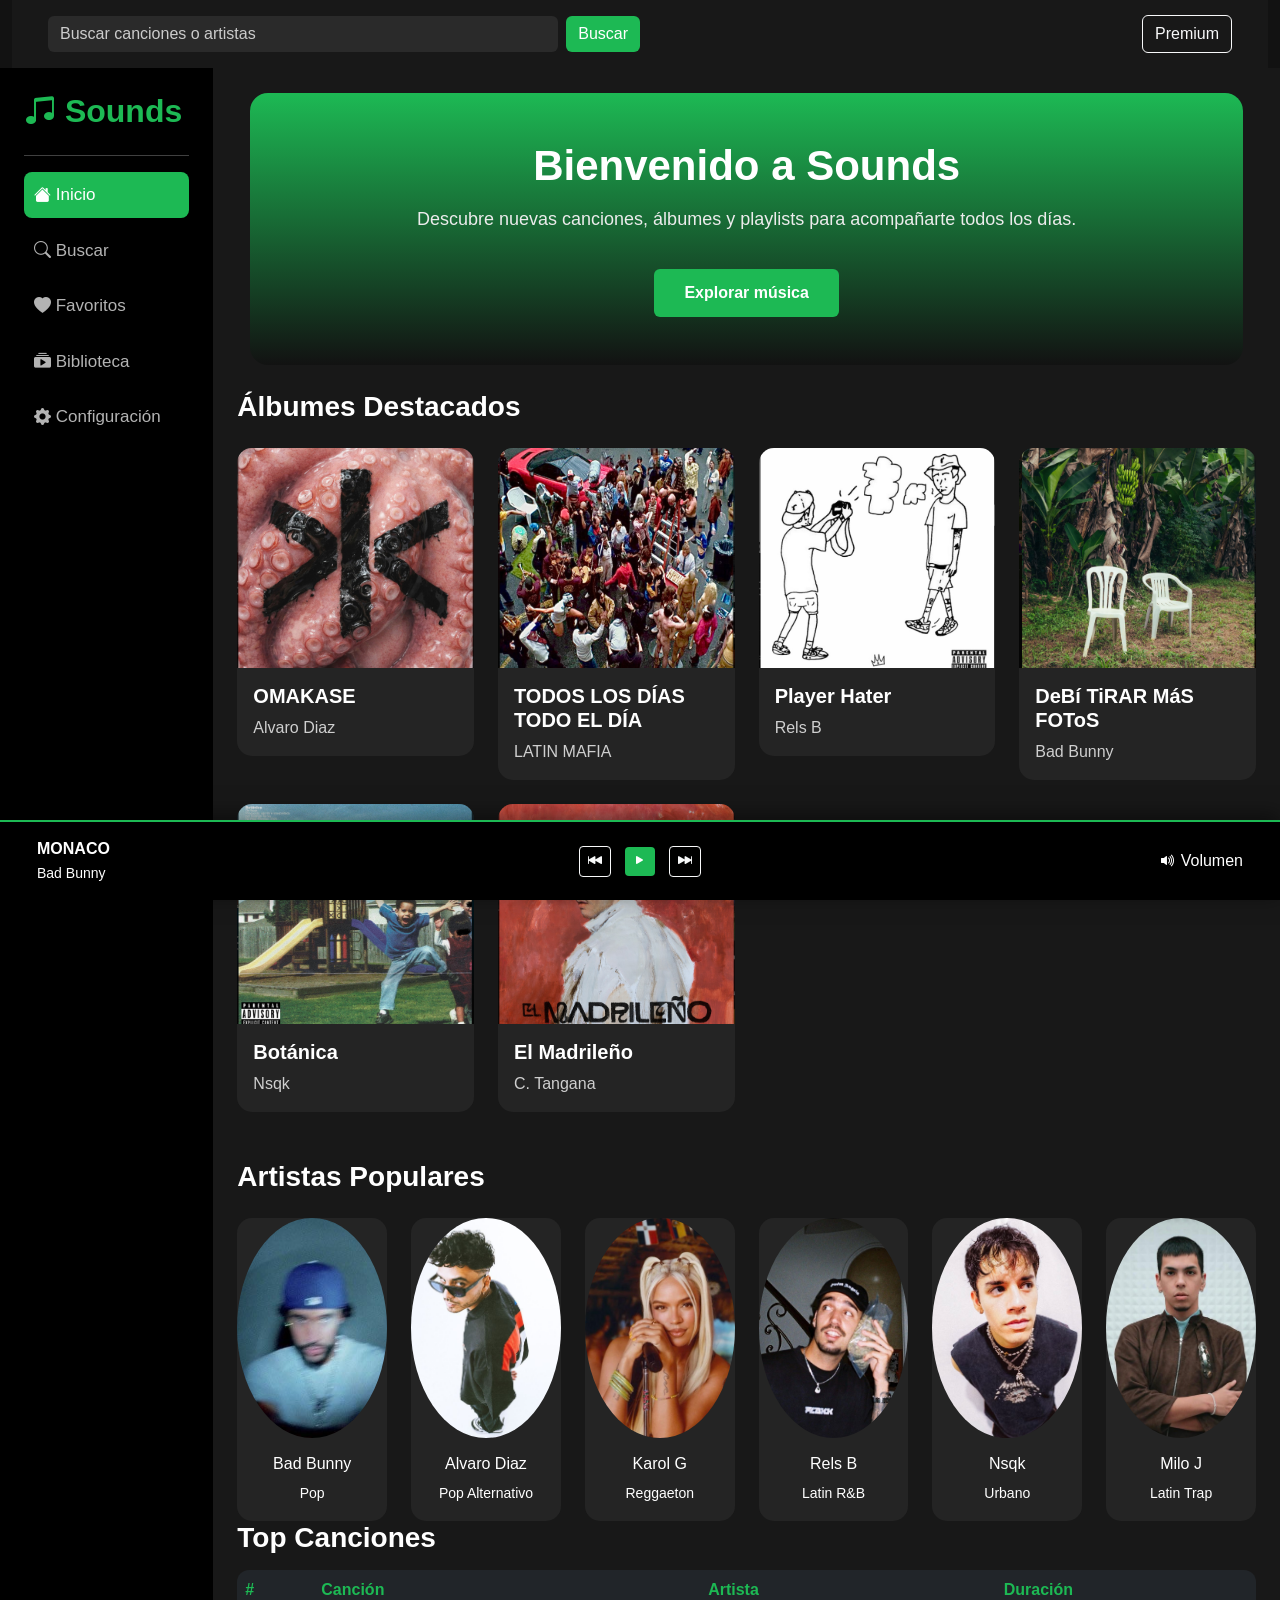
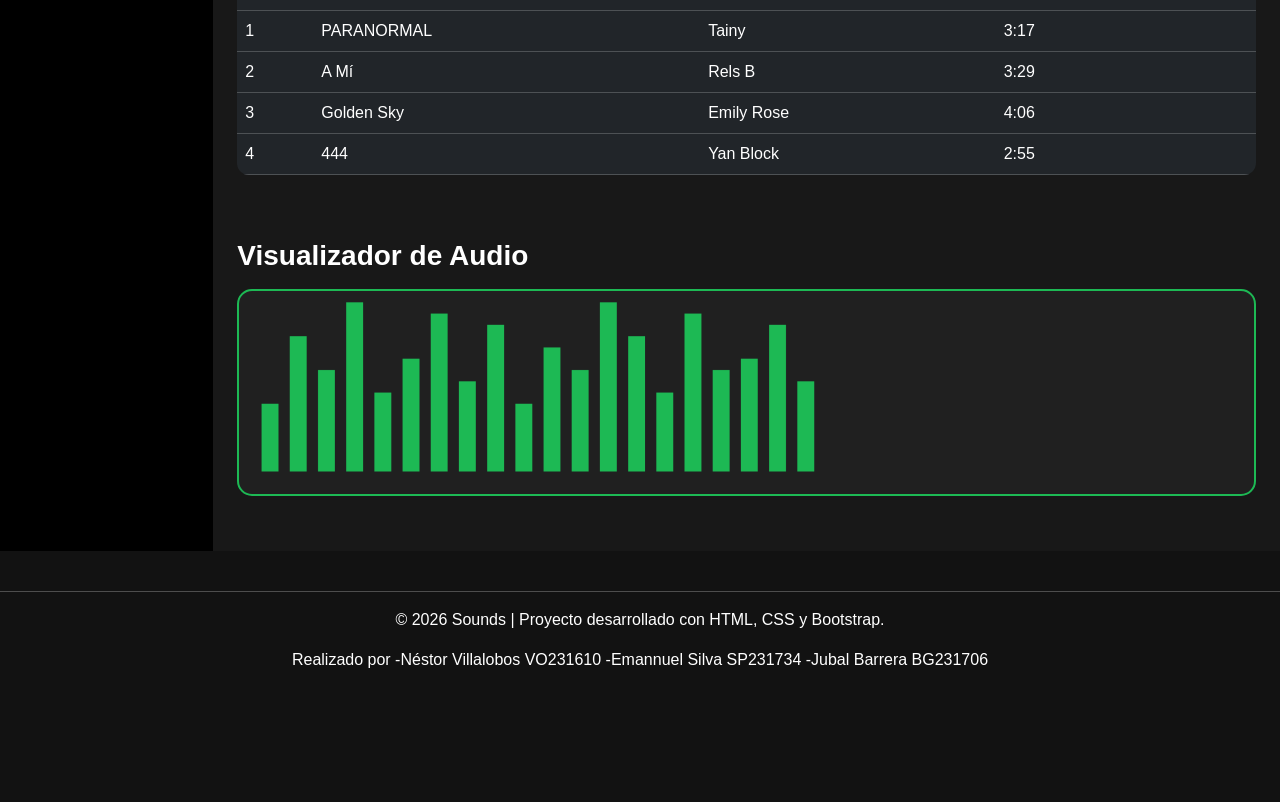
<file: index.html>
<!DOCTYPE html>
<html lang="es">

<head>
    <meta charset="UTF-8">
    <meta name="viewport" content="width=device-width, initial-scale=1.0">

    <title>SoundWave | Tu música favorita</title>

    <!-- bootstrap CSS -->
    <link href="https://cdn.jsdelivr.net/npm/bootstrap@5.3.7/dist/css/bootstrap.min.css" rel="stylesheet">

    <!-- bootstrap Icons -->
    <link rel="stylesheet"
        href="https://cdn.jsdelivr.net/npm/bootstrap-icons@1.13.1/font/bootstrap-icons.min.css">

    <!-- CSS personalizado -->
    <link rel="stylesheet" href="proyecto/css/estilos.css">
</head>

<body>

    <div class="container-fluid">
 <!-- barra Superior -->

<nav class="navbar navbar-expand-lg barra-superior px-4">

    <div class="container-fluid">

        <form class="d-flex w-50">

            <input class="form-control me-2"
                type="search"
                placeholder="Buscar canciones o artistas">

            <button class="btn btn-success">
                Buscar
            </button>

        </form>

        <div>

            <button class="btn btn-outline-light">
                Premium
            </button>

        </div>

    </div>

</nav>
        <div class="row">

            <!-- sidebar-->

            <aside class="col-lg-2 col-md-3 sidebar p-4">

                <h2 class="logo">
                    <i class="bi bi-music-note-beamed"></i>
                    Sounds
                </h2>

                <hr>

                <nav class="nav flex-column">

                    <a href="#" class="nav-link active">
                        <i class="bi bi-house-fill"></i>
                        Inicio
                    </a>

                    <a href="#" class="nav-link">
                        <i class="bi bi-search"></i>
                        Buscar
                    </a>

                    <a href="#" class="nav-link">
                        <i class="bi bi-heart-fill"></i>
                        Favoritos
                    </a>

                    <a href="#" class="nav-link">
                        <i class="bi bi-collection-play-fill"></i>
                        Biblioteca
                    </a>

                    <a href="#" class="nav-link">
                        <i class="bi bi-gear-fill"></i>
                        Configuración
                    </a>

                </nav>

            </aside>

            <!-- contenido -->

            <main class="col-lg-10 col-md-9 contenido">

                <!-- hero -->

                <section class="hero text-center py-5">

                    <h1>Bienvenido a Sounds</h1>

                    <p>
                        Descubre nuevas canciones, álbumes y playlists para
                        acompañarte todos los días.
                    </p>

                    <button class="btn btn-success">
                        Explorar música
                    </button>

                </section>

                <!-- albumnes -->

                <section class="container mb-5">

                    <h3 class="mb-4">
                        Álbumes Destacados
                    </h3>

                    <div class="row g-4">

                        <div class="col-lg-3 col-md-6 col-12">
                            <div class="card playlist-card">
                                <div class="play">

                                <button class="btn btn-success">

                                 <i class="bi bi-play-fill"></i>

                                 </button>

                                </div>
                                <img src="proyecto/img/playlis1.png" class="card-img-top" alt="Rock">
                                <div class="card-body">
                                    <h5 class="card-title">OMAKASE</h5>
                                    <p class="card-text">
                                        Alvaro Diaz
                                    </p>
                                </div>
                            </div>
                        </div>

                        <div class="col-lg-3 col-md-6 col-12">
                            <div class="card playlist-card">
                                <div class="play">

        <button class="btn btn-success">

            <i class="bi bi-play-fill"></i>

        </button>

    </div>
                                <img src="proyecto/img/playlis2.png" class="card-img-top" alt="Pop">
                                <div class="card-body">
                                    <h5 class="card-title">TODOS LOS DÍAS TODO EL DÍA</h5>
                                    <p class="card-text">
                                        LATIN MAFIA
                                    </p>
                                </div>
                            </div>
                        </div>

                        <div class="col-lg-3 col-md-6 col-12">
                            <div class="card playlist-card">
                                <div class="play">

        <button class="btn btn-success">

            <i class="bi bi-play-fill"></i>

        </button>

    </div>
                                <img src="proyecto/img/playlis3.png" class="card-img-top" alt="LoFi">
                                <div class="card-body">
                                    <h5 class="card-title">Player Hater</h5>
                                    <p class="card-text">
                                        Rels B
                                    </p>
                                </div>
                            </div>
                        </div>

                        <div class="col-lg-3 col-md-6 col-12">
                            <div class="card playlist-card">
                                <div class="play">

        <button class="btn btn-success">

            <i class="bi bi-play-fill"></i>

        </button>

    </div>
                                <img src="proyecto/img/playlis4.png" class="card-img-top" alt="Jazz">
                                <div class="card-body">
                                    <h5 class="card-title">DeBí TiRAR MáS FOToS</h5>
                                    <p class="card-text">
                                        Bad Bunny
                                    </p>
                                </div>
                            </div>
                        </div>

                        <div class="col-lg-3 col-md-6 col-12">
                            <div class="card playlist-card">
                                <div class="play">

        <button class="btn btn-success">

            <i class="bi bi-play-fill"></i>

        </button>

    </div>
                                <img src="proyecto/img/playlis5.png" class="card-img-top" alt="Electrónica">
                                <div class="card-body">
                                    <h5 class="card-title">Botánica</h5>
                                    <p class="card-text">
                                        Nsqk
                                    </p>
                                </div>
                            </div>
                        </div>

                        <div class="col-lg-3 col-md-6 col-12">
                            <div class="card playlist-card">
                                <div class="play">

        <button class="btn btn-success">

            <i class="bi bi-play-fill"></i>

        </button>

    </div>
                                <img src="proyecto/img/playlis6.png" class="card-img-top" alt="Hip Hop">
                                <div class="card-body">
                                    <h5 class="card-title">El Madrileño</h5>
                                    <p class="card-text">
                                        C. Tangana
                                    </p>
                                </div>
                            </div>
                        </div>

                    </div>

                </section>

                <section class="container mt-5">

    <h3 class="mb-4">

        Artistas Populares

    </h3>

    <div class="row g-4 artistas">

        <div class="col-lg-2 col-md-4 col-6">

            <div class="card playlist-card">

                <img src="proyecto/img/bad.jpg">

                <div class="card-body text-center">

                    <h6>Bad Bunny</h6>

                    <small>Pop</small>

                </div>

            </div>

        </div>

        <div class="col-lg-2 col-md-4 col-6">

            <div class="card playlist-card">

                <img src="proyecto/img/alvaro.jpg">

                <div class="card-body text-center">

                    <h6>Alvaro Diaz</h6>

                    <small>Pop Alternativo</small>

                </div>

            </div>

        </div>

        <div class="col-lg-2 col-md-4 col-6">

            <div class="card playlist-card">

                <img src="proyecto/img/karol.jpg">

                <div class="card-body text-center">

                    <h6>Karol G</h6>

                    <small>Reggaeton</small>

                </div>

            </div>

        </div>

        <div class="col-lg-2 col-md-4 col-6">

            <div class="card playlist-card">

                <img src="proyecto/img/rels.jpg">

                <div class="card-body text-center">

                    <h6>Rels B</h6>

                    <small>Latin R&B</small>

                </div>

            </div>

        </div>

        <div class="col-lg-2 col-md-4 col-6">

            <div class="card playlist-card">

                <img src="proyecto/img/cantante1.jpg">

                <div class="card-body text-center">

                    <h6>Nsqk</h6>

                    <small>Urbano</small>

                </div>

            </div>

        </div>

        <div class="col-lg-2 col-md-4 col-6">

            <div class="card playlist-card">

                <img src="proyecto/img/milo.jpg">

                <div class="card-body text-center">

                    <h6>Milo J</h6>

                    <small>Latin Trap</small>

                </div>

            </div>

        </div>

    </div>

</section>

                <!-- tabla -->

                <section class="container mb-5">

                    <h3 class="mb-3">
                        Top Canciones
                    </h3>

                    <div class="table-responsive">

                        <table class="table table-dark table-hover align-middle">

                            <thead>

                                <tr>
                                    <th>#</th>
                                    <th>Canción</th>
                                    <th>Artista</th>
                                    <th>Duración</th>
                                </tr>

                            </thead>

                            <tbody>

                                <tr>
                                    <td>1</td>
                                    <td>PARANORMAL</td>
                                    <td>Tainy</td>
                                    <td>3:17</td>
                                </tr>

                                <tr>
                                    <td>2</td>
                                    <td>A Mí</td>
                                    <td>Rels B</B></td>
                                    <td>3:29</td>
                                </tr>

                                <tr>
                                    <td>3</td>
                                    <td>Golden Sky</td>
                                    <td>Emily Rose</td>
                                    <td>4:06</td>
                                </tr>

                                <tr>
                                    <td>4</td>
                                    <td>444</td>
                                    <td>Yan Block</td>
                                    <td>2:55</td>
                                </tr>

                            </tbody>

                        </table>

                    </div>

                </section>

                <!-- canvas -->

                <section class="container mb-5">

                    <h3 class="mb-3">
                        Visualizador de Audio
                    </h3>

                    <canvas id="visualizador" width="900" height="180"></canvas>

                </section>

            </main>

        </div>

    </div>

    <!-- reproductor -->
     <footer class="text-center py-4">

    <hr>

    <p>
        © 2026 Sounds

        | Proyecto desarrollado con HTML, CSS y Bootstrap.
    </p>
         
    <p>
        Realizado por 
    -Néstor Villalobos VO231610
    -Emannuel Silva SP231734
    -Jubal Barrera BG231706
    </p>
         

</footer>

    <footer class="reproductor fixed-bottom">

        <div class="container-fluid">

            <div class="row align-items-center">

                <div class="col-md-4">

                    <strong>MONACO</strong>

                    <br>

                    <small>Bad Bunny</small>

                </div>

                <div class="col-md-4 text-center">

                    <button class="btn btn-outline-light btn-sm">
                        <i class="bi bi-skip-backward-fill"></i>
                    </button>

                    <button class="btn btn-success btn-sm">
                        <i class="bi bi-play-fill"></i>
                    </button>

                    <button class="btn btn-outline-light btn-sm">
                        <i class="bi bi-skip-forward-fill"></i>
                    </button>

                </div>

                <div class="col-md-4 text-end">

                    <i class="bi bi-volume-up-fill"></i>

                    Volumen

                </div>

            </div>

        </div>

    </footer>

    <!-- bootstrap JS -->
    <script src="https://cdn.jsdelivr.net/npm/bootstrap@5.3.7/dist/js/bootstrap.bundle.min.js"></script>
    <script>

const canvas = document.getElementById("visualizador");
const ctx = canvas.getContext("2d");

ctx.fillStyle = "#1DB954";

let x = 20;

const alturas = [
60,120,90,150,70,100,140,80,
130,60,110,90,150,120,70,140,
90,100,130,80
];

for(let i=0;i<alturas.length;i++){

    ctx.fillRect(x,160-alturas[i],15,alturas[i]);

    x+=25;

}

</script>
</body>

</html>
</file>
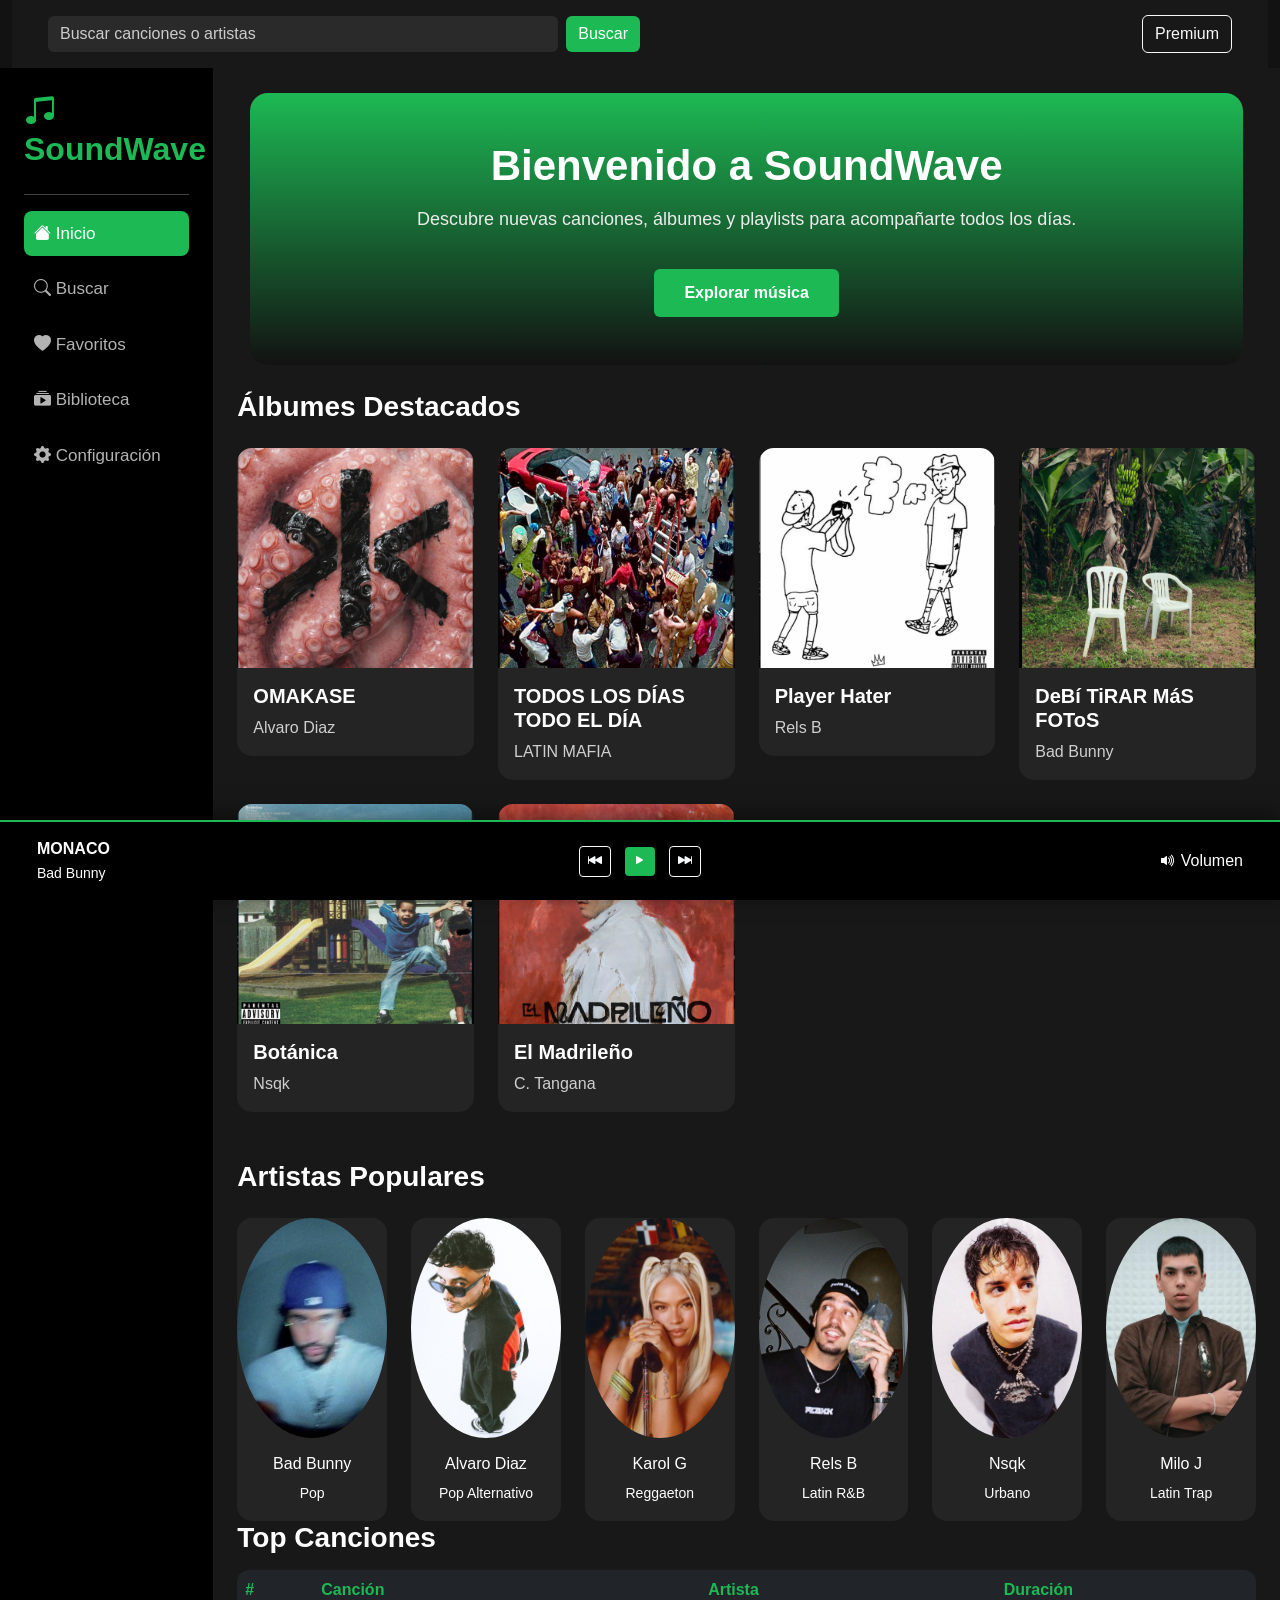
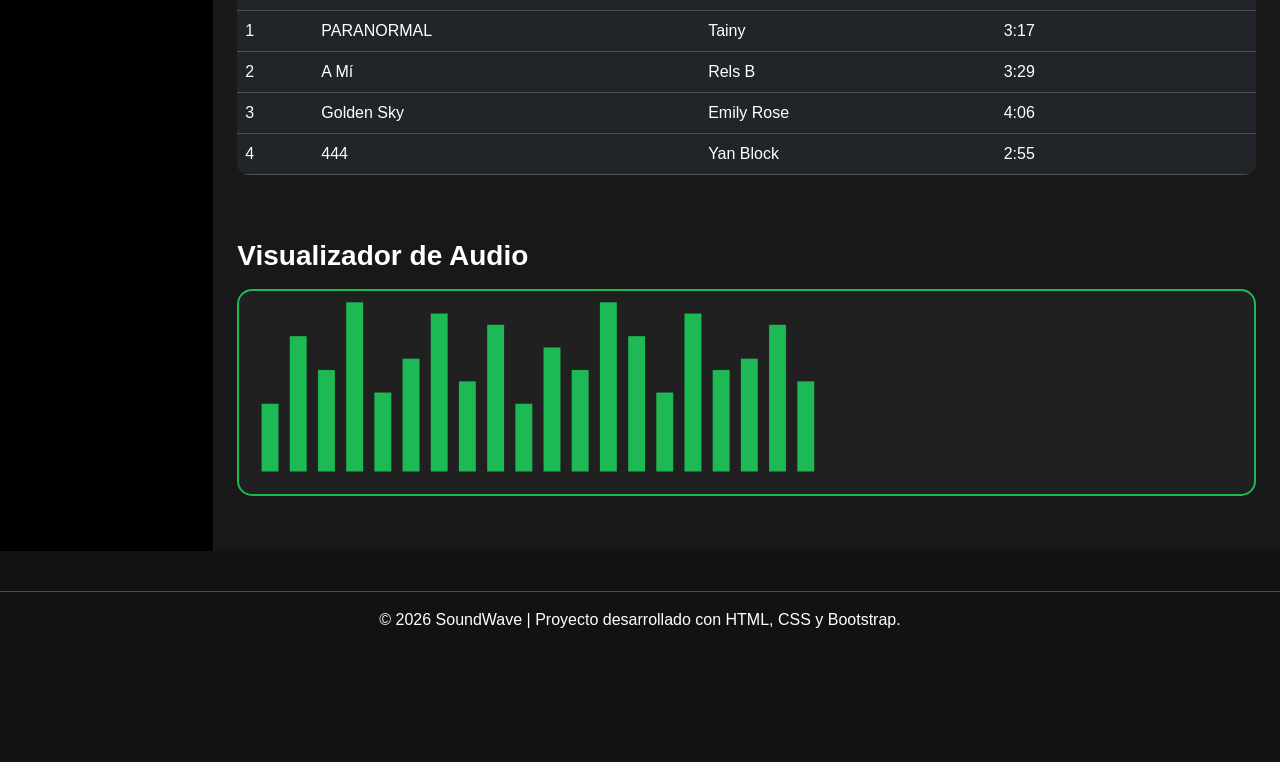
<file: proyecto/index.html>
<!DOCTYPE html>
<html lang="es">

<head>
    <meta charset="UTF-8">
    <meta name="viewport" content="width=device-width, initial-scale=1.0">

    <title>SoundWave | Tu música favorita</title>

    <!-- Bootstrap CSS -->
    <link href="https://cdn.jsdelivr.net/npm/bootstrap@5.3.7/dist/css/bootstrap.min.css" rel="stylesheet">

    <!-- Bootstrap Icons -->
    <link rel="stylesheet"
        href="https://cdn.jsdelivr.net/npm/bootstrap-icons@1.13.1/font/bootstrap-icons.min.css">

    <!-- CSS Personalizado -->
    <link rel="stylesheet" href="css/estilos.css">
</head>

<body>

    <div class="container-fluid">
 <!-- Barra Superior -->

<nav class="navbar navbar-expand-lg barra-superior px-4">

    <div class="container-fluid">

        <form class="d-flex w-50">

            <input class="form-control me-2"
                type="search"
                placeholder="Buscar canciones o artistas">

            <button class="btn btn-success">
                Buscar
            </button>

        </form>

        <div>

            <button class="btn btn-outline-light">
                Premium
            </button>

        </div>

    </div>

</nav>
        <div class="row">

            <!-- =========================
                    SIDEBAR
            ========================== -->

            <aside class="col-lg-2 col-md-3 sidebar p-4">

                <h2 class="logo">
                    <i class="bi bi-music-note-beamed"></i>
                    SoundWave
                </h2>

                <hr>

                <nav class="nav flex-column">

                    <a href="#" class="nav-link active">
                        <i class="bi bi-house-fill"></i>
                        Inicio
                    </a>

                    <a href="#" class="nav-link">
                        <i class="bi bi-search"></i>
                        Buscar
                    </a>

                    <a href="#" class="nav-link">
                        <i class="bi bi-heart-fill"></i>
                        Favoritos
                    </a>

                    <a href="#" class="nav-link">
                        <i class="bi bi-collection-play-fill"></i>
                        Biblioteca
                    </a>

                    <a href="#" class="nav-link">
                        <i class="bi bi-gear-fill"></i>
                        Configuración
                    </a>

                </nav>

            </aside>

            <!-- =========================
                    CONTENIDO
            ========================== -->

            <main class="col-lg-10 col-md-9 contenido">

                <!-- HERO -->

                <section class="hero text-center py-5">

                    <h1>Bienvenido a SoundWave</h1>

                    <p>
                        Descubre nuevas canciones, álbumes y playlists para
                        acompañarte todos los días.
                    </p>

                    <button class="btn btn-success">
                        Explorar música
                    </button>

                </section>

                <!-- PLAYLISTS -->

                <section class="container mb-5">

                    <h3 class="mb-4">
                        Álbumes Destacados
                    </h3>

                    <div class="row g-4">

                        <div class="col-lg-3 col-md-6 col-12">
                            <div class="card playlist-card">
                                <div class="play">

                                <button class="btn btn-success">

                                 <i class="bi bi-play-fill"></i>

                                 </button>

                                </div>
                                <img src="img/playlis1.png" class="card-img-top" alt="Rock">
                                <div class="card-body">
                                    <h5 class="card-title">OMAKASE</h5>
                                    <p class="card-text">
                                        Alvaro Diaz
                                    </p>
                                </div>
                            </div>
                        </div>

                        <div class="col-lg-3 col-md-6 col-12">
                            <div class="card playlist-card">
                                <div class="play">

        <button class="btn btn-success">

            <i class="bi bi-play-fill"></i>

        </button>

    </div>
                                <img src="img/playlis2.png" class="card-img-top" alt="Pop">
                                <div class="card-body">
                                    <h5 class="card-title">TODOS LOS DÍAS TODO EL DÍA</h5>
                                    <p class="card-text">
                                        LATIN MAFIA
                                    </p>
                                </div>
                            </div>
                        </div>

                        <div class="col-lg-3 col-md-6 col-12">
                            <div class="card playlist-card">
                                <div class="play">

        <button class="btn btn-success">

            <i class="bi bi-play-fill"></i>

        </button>

    </div>
                                <img src="img/playlis3.png" class="card-img-top" alt="LoFi">
                                <div class="card-body">
                                    <h5 class="card-title">Player Hater</h5>
                                    <p class="card-text">
                                        Rels B
                                    </p>
                                </div>
                            </div>
                        </div>

                        <div class="col-lg-3 col-md-6 col-12">
                            <div class="card playlist-card">
                                <div class="play">

        <button class="btn btn-success">

            <i class="bi bi-play-fill"></i>

        </button>

    </div>
                                <img src="img/playlis4.png" class="card-img-top" alt="Jazz">
                                <div class="card-body">
                                    <h5 class="card-title">DeBí TiRAR MáS FOToS</h5>
                                    <p class="card-text">
                                        Bad Bunny
                                    </p>
                                </div>
                            </div>
                        </div>

                        <div class="col-lg-3 col-md-6 col-12">
                            <div class="card playlist-card">
                                <div class="play">

        <button class="btn btn-success">

            <i class="bi bi-play-fill"></i>

        </button>

    </div>
                                <img src="img/playlis5.png" class="card-img-top" alt="Electrónica">
                                <div class="card-body">
                                    <h5 class="card-title">Botánica</h5>
                                    <p class="card-text">
                                        Nsqk
                                    </p>
                                </div>
                            </div>
                        </div>

                        <div class="col-lg-3 col-md-6 col-12">
                            <div class="card playlist-card">
                                <div class="play">

        <button class="btn btn-success">

            <i class="bi bi-play-fill"></i>

        </button>

    </div>
                                <img src="img/playlis6.png" class="card-img-top" alt="Hip Hop">
                                <div class="card-body">
                                    <h5 class="card-title">El Madrileño</h5>
                                    <p class="card-text">
                                        C. Tangana
                                    </p>
                                </div>
                            </div>
                        </div>

                    </div>

                </section>

                <section class="container mt-5">

    <h3 class="mb-4">

        Artistas Populares

    </h3>

    <div class="row g-4 artistas">

        <div class="col-lg-2 col-md-4 col-6">

            <div class="card playlist-card">

                <img src="img/bad.jpg">

                <div class="card-body text-center">

                    <h6>Bad Bunny</h6>

                    <small>Pop</small>

                </div>

            </div>

        </div>

        <div class="col-lg-2 col-md-4 col-6">

            <div class="card playlist-card">

                <img src="img/alvaro.jpg">

                <div class="card-body text-center">

                    <h6>Alvaro Diaz</h6>

                    <small>Pop Alternativo</small>

                </div>

            </div>

        </div>

        <div class="col-lg-2 col-md-4 col-6">

            <div class="card playlist-card">

                <img src="img/karol.jpg">

                <div class="card-body text-center">

                    <h6>Karol G</h6>

                    <small>Reggaeton</small>

                </div>

            </div>

        </div>

        <div class="col-lg-2 col-md-4 col-6">

            <div class="card playlist-card">

                <img src="img/rels.jpg">

                <div class="card-body text-center">

                    <h6>Rels B</h6>

                    <small>Latin R&B</small>

                </div>

            </div>

        </div>

        <div class="col-lg-2 col-md-4 col-6">

            <div class="card playlist-card">

                <img src="img/cantante1.jpg">

                <div class="card-body text-center">

                    <h6>Nsqk</h6>

                    <small>Urbano</small>

                </div>

            </div>

        </div>

        <div class="col-lg-2 col-md-4 col-6">

            <div class="card playlist-card">

                <img src="img/milo.jpg">

                <div class="card-body text-center">

                    <h6>Milo J</h6>

                    <small>Latin Trap</small>

                </div>

            </div>

        </div>

    </div>

</section>

                <!-- TABLA -->

                <section class="container mb-5">

                    <h3 class="mb-3">
                        Top Canciones
                    </h3>

                    <div class="table-responsive">

                        <table class="table table-dark table-hover align-middle">

                            <thead>

                                <tr>
                                    <th>#</th>
                                    <th>Canción</th>
                                    <th>Artista</th>
                                    <th>Duración</th>
                                </tr>

                            </thead>

                            <tbody>

                                <tr>
                                    <td>1</td>
                                    <td>PARANORMAL</td>
                                    <td>Tainy</td>
                                    <td>3:17</td>
                                </tr>

                                <tr>
                                    <td>2</td>
                                    <td>A Mí</td>
                                    <td>Rels B</B></td>
                                    <td>3:29</td>
                                </tr>

                                <tr>
                                    <td>3</td>
                                    <td>Golden Sky</td>
                                    <td>Emily Rose</td>
                                    <td>4:06</td>
                                </tr>

                                <tr>
                                    <td>4</td>
                                    <td>444</td>
                                    <td>Yan Block</td>
                                    <td>2:55</td>
                                </tr>

                            </tbody>

                        </table>

                    </div>

                </section>

                <!-- CANVAS -->

                <section class="container mb-5">

                    <h3 class="mb-3">
                        Visualizador de Audio
                    </h3>

                    <canvas id="visualizador" width="900" height="180"></canvas>

                </section>

            </main>

        </div>

    </div>

    <!-- REPRODUCTOR -->
     <footer class="text-center py-4">

    <hr>

    <p>
        © 2026 SoundWave

        | Proyecto desarrollado con HTML, CSS y Bootstrap.
    </p>

</footer>

    <footer class="reproductor fixed-bottom">

        <div class="container-fluid">

            <div class="row align-items-center">

                <div class="col-md-4">

                    <strong>MONACO</strong>

                    <br>

                    <small>Bad Bunny</small>

                </div>

                <div class="col-md-4 text-center">

                    <button class="btn btn-outline-light btn-sm">
                        <i class="bi bi-skip-backward-fill"></i>
                    </button>

                    <button class="btn btn-success btn-sm">
                        <i class="bi bi-play-fill"></i>
                    </button>

                    <button class="btn btn-outline-light btn-sm">
                        <i class="bi bi-skip-forward-fill"></i>
                    </button>

                </div>

                <div class="col-md-4 text-end">

                    <i class="bi bi-volume-up-fill"></i>

                    Volumen

                </div>

            </div>

        </div>

    </footer>

    <!-- Bootstrap JS -->
    <script src="https://cdn.jsdelivr.net/npm/bootstrap@5.3.7/dist/js/bootstrap.bundle.min.js"></script>
    <script>

const canvas = document.getElementById("visualizador");
const ctx = canvas.getContext("2d");

ctx.fillStyle = "#1DB954";

let x = 20;

const alturas = [
60,120,90,150,70,100,140,80,
130,60,110,90,150,120,70,140,
90,100,130,80
];

for(let i=0;i<alturas.length;i++){

    ctx.fillRect(x,160-alturas[i],15,alturas[i]);

    x+=25;

}

</script>
</body>

</html>
</file>
<file: proyecto/css/estilos.css>
/* general */

body{
    background-color:#121212;
    color:white;
    font-family:Arial, Helvetica, sans-serif;
    padding-bottom:90px; /* Espacio para el reproductor */
}

a{
    text-decoration:none;
}

/* sidebar */

.sidebar{
    background:#000;
    min-height:100vh;
    position:sticky;
    top:0;
}

.logo{
    color:#1DB954;
    font-weight:bold;
    margin-bottom:25px;
}

.nav-link{
    color:#b3b3b3;
    font-size:17px;
    margin-bottom:10px;
    padding:10px;
    border-radius:8px;
    transition:.3s;
}

.nav-link:hover{
    background:#1DB954;
    color:white;
}

.nav-link.active{
    background:#1DB954;
    color:white;
}

/* contenido */

.contenido{
    background:#181818;
    min-height:100vh;
}

/* hero */

.hero{
    background:linear-gradient(180deg,#1DB954,#121212);
    border-radius:18px;
    margin:25px;
    padding:60px 20px;
}

.hero h1{
    font-size:42px;
    font-weight:bold;
}

.hero p{
    color:#ececec;
    font-size:18px;
    margin-top:15px;
}

.hero .btn{
    margin-top:20px;
    padding:12px 30px;
    font-weight:bold;
}

/* titulos */

h3{
    color:white;
    font-weight:bold;
}

/* tarjetas */

.playlist-card{
    background:#242424;
    color:white;
    border:none;
    border-radius:15px;
    overflow:hidden;
    transition:.3s;
    cursor:pointer;
}

.playlist-card:hover{

    transform:translateY(-8px);

    box-shadow:0px 8px 18px rgba(0,0,0,.45);

    background:#303030;

}

.playlist-card img{

    height:220px;

    object-fit:cover;

}

.card-title{

    font-weight:bold;

}

.card-text{

    color:#cfcfcf;

}

/* tabla */

.table{

    border-radius:12px;

    overflow:hidden;

}

.table th{

    color:#1DB954;

}

/* canvas */

canvas{

    background:#202020;

    width:100%;

    border-radius:15px;

    border:2px solid #1DB954;

}

/* reproductor */

.reproductor{

    background:#000;

    color:white;

    padding:15px 25px;

    border-top:2px solid #1DB954;

        box-shadow:0 -5px 20px rgba(0,0,0,.5);

}

.reproductor .btn{

    margin:0 5px;

}

/* botones */

.btn-success{

    background:#1DB954;

    border:none;

}

.btn-success:hover{

    background:#18a449;

}

/* responsive */

@media (max-width:992px){

    .sidebar{

        min-height:auto;

        position:relative;

    }

    .hero{

        margin:15px;

    }

}

@media (max-width:768px){

    .hero h1{

        font-size:30px;

    }

    .hero p{

        font-size:16px;

    }

    .reproductor{

        text-align:center;

    }

    .reproductor .text-end{

        text-align:center !important;

        margin-top:10px;

    }

}

@media (max-width:576px){

    .playlist-card img{

        height:250px;

    }

    .logo{

        text-align:center;

    }

    .nav-link{

        text-align:center;

    }

}

/* barra superior */

.barra-superior{

    background:#181818;

    position:sticky;

    top:0;

    z-index:100;

    padding:15px;

}

.barra-superior input{

    background:#2a2a2a;

    border:none;

    color:white;

}

.barra-superior input::placeholder{

    color:#cccccc;

}

/* boton play */

.play{

    position:absolute;

    right:20px;

    top:160px;

    opacity:0;

    transition:.4s;

}

.play button{

    width:55px;

    height:55px;

    border-radius:50%;

    font-size:24px;

}

.playlist-card{

    position:relative;

}

.playlist-card:hover .play{

    opacity:1;

    transform:translateY(-10px);

}

/* artistas */

.artistas img{

    border-radius:50%;

}
</file>
